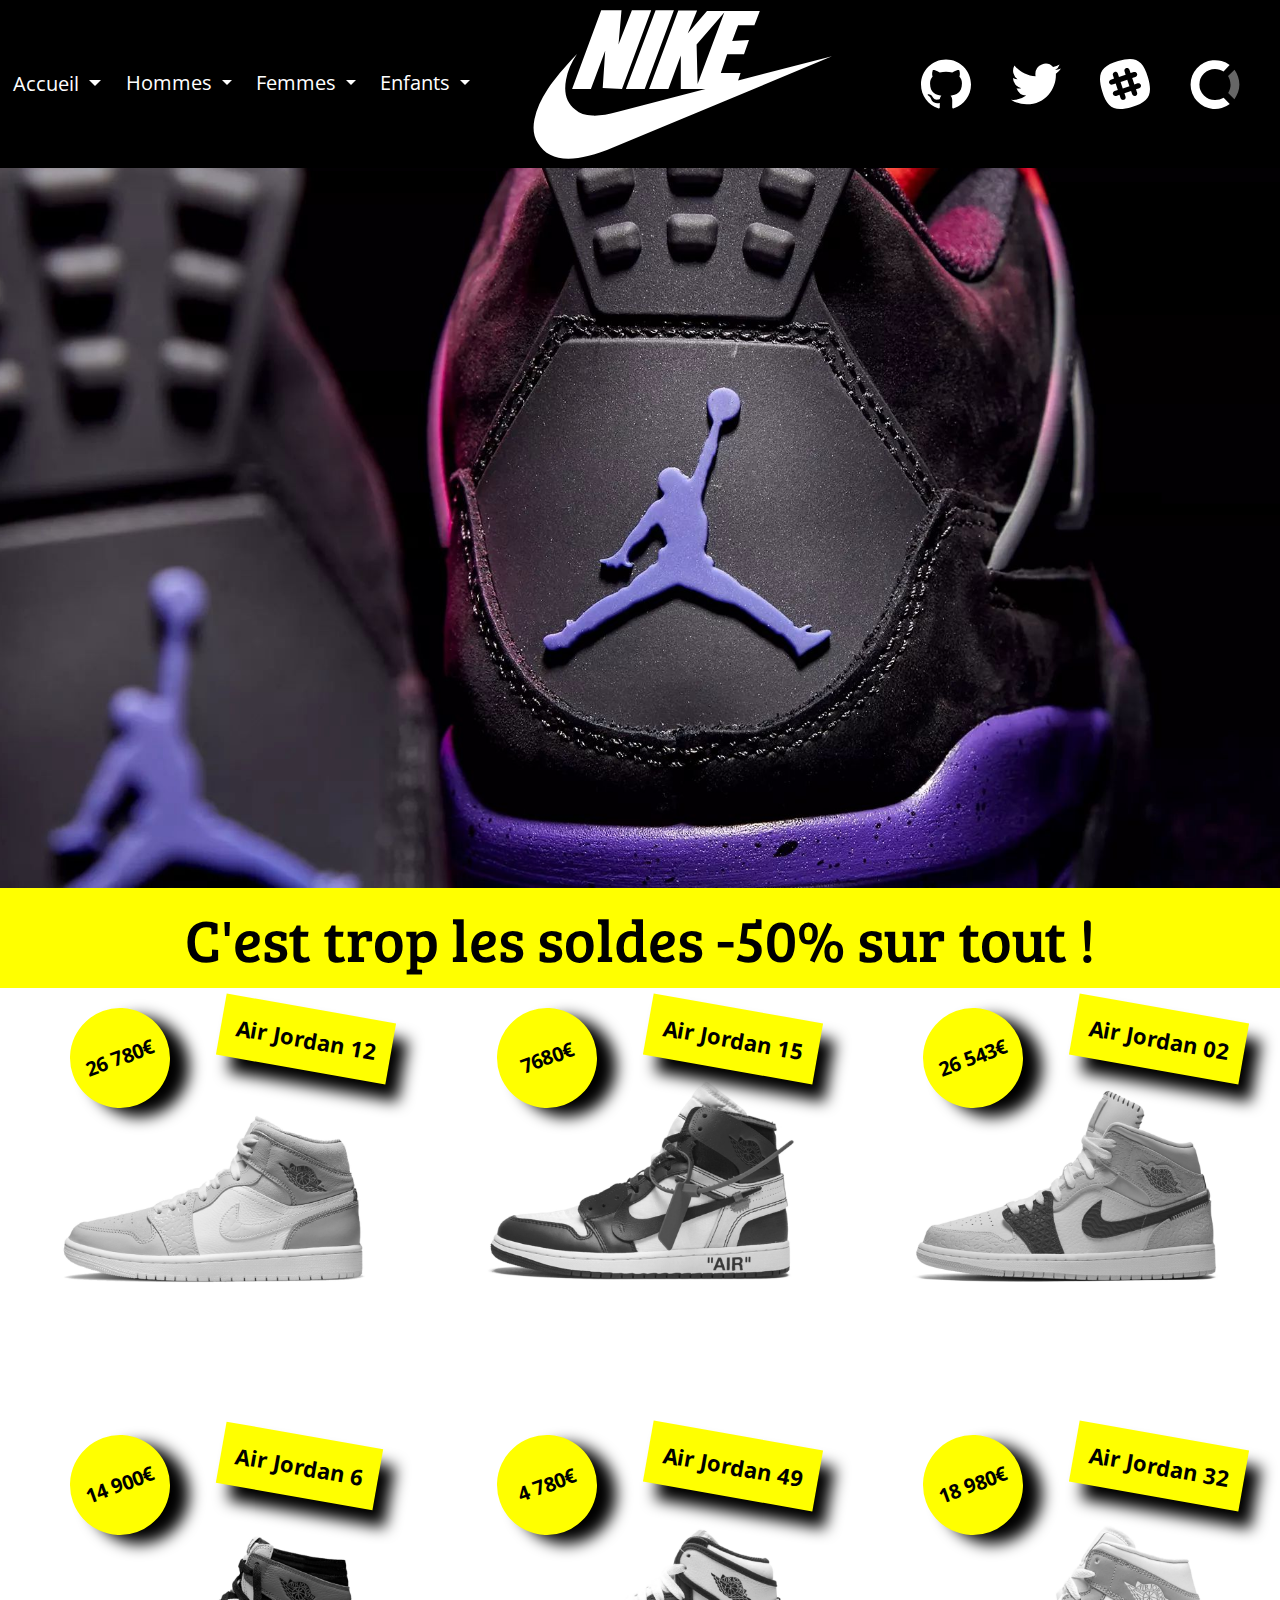
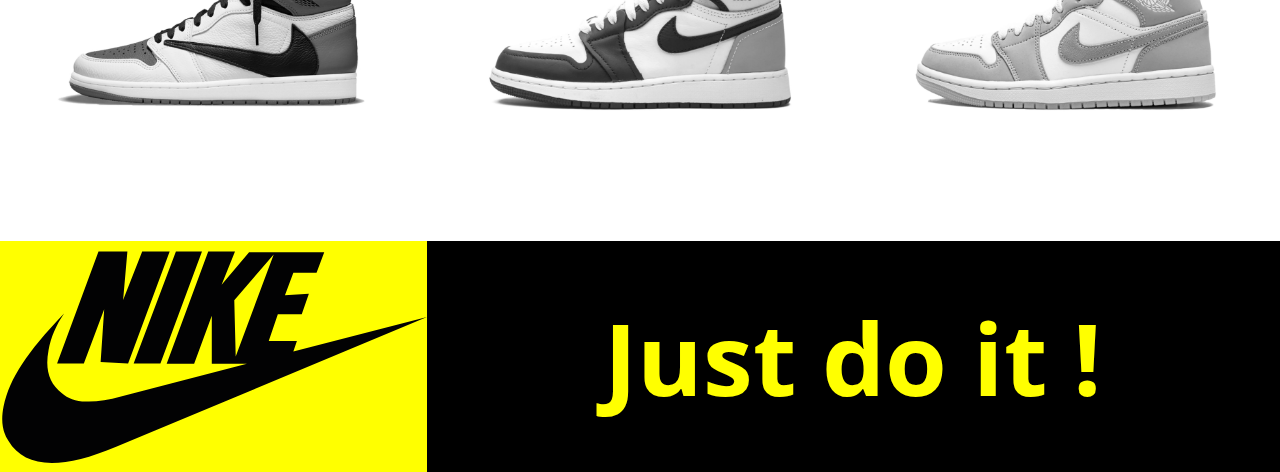
<file: index.html>
<!DOCTYPE html>
<html lang="fr">

<head>
    <meta charset="UTF-8">
    <meta name="viewport" content="width=device-width, initial-scale=1.0">
    <title>Refonte avec Bootstrap</title>
    <!-- Bootstrap CSS -->
    <link href="https://cdn.jsdelivr.net/npm/bootstrap@5.3.0/dist/css/bootstrap.min.css" rel="stylesheet">
    <link href="https://fonts.googleapis.com/css2?family=Open+Sans:wght@400;700&family=Bree+Serif&display=swap"
        rel="stylesheet">
    <link rel="stylesheet" href="style.css">
</head>

<body>
    <header>
        <nav>
            <div class="dropdown">
                <a class="btn  dropdown-toggle" type="button" id="dropdownMenuButton"
                    data-bs-toggle="dropdown" aria-expanded="false">
                    Accueil
                </a>
            </div>
            <div class="dropdown">
                <a class="btn btn-primary dropdown-toggle" type="button" id="dropdownMenuButton"
                    data-bs-toggle="dropdown" aria-expanded="false">
                    Hommes
                </a>
                <ul class="dropdown-menu" aria-labelledby="dropdownMenuButton">
                    <li><a class="dropdown-item" href="#">Vestes</a></li>
                    <li><a class="dropdown-item" href="#">Pantalons</a></li>
                    <li><a class="dropdown-item" href="#">Chaussures</a></li>
                </ul>
            </div>
            <div class="dropdown">
                <a class="btn btn-primary dropdown-toggle" type="button" id="dropdownMenuButton"
                    data-bs-toggle="dropdown" aria-expanded="false">
                    Femmes
                </a>
                <ul class="dropdown-menu" aria-labelledby="dropdownMenuButton">
                    <li><a class="dropdown-item" href="#">Vestes</a></li>
                    <li><a class="dropdown-item" href="#">Pantalons</a></li>
                    <li><a class="dropdown-item" href="#">Chaussures</a></li>
                </ul>
            </div>
            <div class="dropdown">
                <a class="btn btn-primary dropdown-toggle" type="button" id="dropdownMenuButton"
                    data-bs-toggle="dropdown" aria-expanded="false">
                    Enfants
                </a>
                <ul class="dropdown-menu" aria-labelledby="dropdownMenuButton">
                    <li><a class="dropdown-item" href="#">Vestes</a></li>
                    <li><a class="dropdown-item" href="#">Pantalons</a></li>
                    <li><a class="dropdown-item" href="#">Chaussures</a></li>
                </ul>
            </div>
            </ul>
        </nav>
        <div class="boxLogo">
            <svg version="1.1" id="Calque_1" xmlns="http://www.w3.org/2000/svg"
                xmlns:xlink="http://www.w3.org/1999/xlink" x="0px" y="0px" viewBox="0 0 300 162" width="300px"
                height="168px" class="size-logo">
                <path class="svg-logo"
                    d="M90,85.9l29.2-78.6H99.9L86.5,41.4l3-34.1H69.2L40.1,85.9h18.8l14.3-38.1l-2.5,37.1L90,85.9z M112.7,85.9
            l29.2-78.6h-18.3L93.9,85.9H112.7z M165.6,81l-1-39.5l27.7-32.1L165.6,81z M300,53.3l-93.9,24.2l2.5-7.4h-19.8l6.4-18.8H212L217,37
                l-16.8,1l5.9-15.8h16.3l5.4-14.3H175l-19.3,22.7l9.4-23.2h-18.8l-29.2,78.6h19.3l12.4-33.6v33.6h24.7L85,109.1
            c-9.2,2.6-17.5,3.8-24.7,3.5c-7.2-0.3-12.8-2.3-16.8-5.9c-8.9-6.6-12-16.6-9.4-30.1c1.6-8.9,5.3-17.5,10.9-25.7
                C31.8,64.7,22.1,76.4,15.8,85.9C8.9,96.1,4.5,106.2,2.5,116.1S1.7,134,6,140.3c11.5,19.1,36.7,20.4,75.6,4L300,53.3z" />
            </svg>
        </div>
        <div class="boxIcone">
            <svg xmlns="http://www.w3.org/2000/svg" width="50" height="50" class="size-icon" viewBox="0 0 512 499.36"
                role="img">
                <title>
                    GitHub</title>
                <path class="svg-github" fill-rule="evenodd"
                    d="M256 0C114.64 0 0 114.61 0 256c0 113.09 73.34 209 175.08 242.9 12.8 2.35 17.47-5.56 17.47-12.34 0-6.08-.22-22.18-.35-43.54-71.2 15.49-86.2-34.34-86.2-34.34-11.64-29.57-28.42-37.45-28.42-37.45-23.27-15.84 1.73-15.55 1.73-15.55 25.69 1.81 39.21 26.38 39.21 26.38 22.84 39.12 59.92 27.82 74.5 21.27 2.33-16.54 8.94-27.82 16.25-34.22-56.84-6.43-116.6-28.43-116.6-126.49 0-27.95 10-50.8 26.35-68.69-2.63-6.48-11.42-32.5 2.51-67.75 0 0 21.49-6.88 70.4 26.24a242.65 242.65 0 0 1 128.18 0c48.87-33.13 70.33-26.24 70.33-26.24 14 35.25 5.18 61.27 2.55 67.75 16.41 17.9 26.31 40.75 26.31 68.69 0 98.35-59.85 120-116.88 126.32 9.19 7.9 17.38 23.53 17.38 47.41 0 34.22-.31 61.83-.31 70.23 0 6.85 4.61 14.81 17.6 12.31C438.72 464.97 512 369.08 512 256.02 512 114.62 397.37 0 256 0z">
                </path>
            </svg>

            <svg xmlns="http://www.w3.org/2000/svg" width="50" height="50" class="size-icon" viewBox="0 0 512 416.32"
                role="img">
                <title>
                    Twitter</title>
                <path class="svg-twitter"
                    d="M160.83 416.32c193.2 0 298.92-160.22 298.92-298.92 0-4.51 0-9-.2-13.52A214 214 0 0 0 512 49.38a212.93 212.93 0 0 1-60.44 16.6 105.7 105.7 0 0 0 46.3-58.19 209 209 0 0 1-66.79 25.37 105.09 105.09 0 0 0-181.73 71.91 116.12 116.12 0 0 0 2.66 24c-87.28-4.3-164.73-46.3-216.56-109.82A105.48 105.48 0 0 0 68 159.6a106.27 106.27 0 0 1-47.53-13.11v1.43a105.28 105.28 0 0 0 84.21 103.06 105.67 105.67 0 0 1-47.33 1.84 105.06 105.06 0 0 0 98.14 72.94A210.72 210.72 0 0 1 25 370.84a202.17 202.17 0 0 1-25-1.43 298.85 298.85 0 0 0 160.83 46.92">
                </path>
            </svg>
            <svg xmlns="http://www.w3.org/2000/svg" width="50" height="50" class="size-icon" viewBox="0 0 512 512"
                role="img">
                <title>
                    Slack</title>
                <path class="svg-slack" d="M210.787 234.832l68.31-22.883 22.1 65.977-68.309 22.882z">
                </path>
                <path class="svg-slack"
                    d="M490.54 185.6C437.7 9.59 361.6-31.34 185.6 21.46S-31.3 150.4 21.46 326.4 150.4 543.3 326.4 490.54 543.34 361.6 490.54 185.6zM401.7 299.8l-33.15 11.05 11.46 34.38c4.5 13.92-2.87 29.06-16.78 33.56-2.87.82-6.14 1.64-9 1.23a27.32 27.32 0 0 1-24.56-18l-11.46-34.38-68.36 22.92 11.46 34.38c4.5 13.92-2.87 29.06-16.78 33.56-2.87.82-6.14 1.64-9 1.23a27.32 27.32 0 0 1-24.56-18l-11.46-34.43-33.15 11.05c-2.87.82-6.14 1.64-9 1.23a27.32 27.32 0 0 1-24.56-18c-4.5-13.92 2.87-29.06 16.78-33.56l33.12-11.03-22.1-65.9-33.15 11.05c-2.87.82-6.14 1.64-9 1.23a27.32 27.32 0 0 1-24.56-18c-4.48-13.93 2.89-29.07 16.81-33.58l33.15-11.05-11.46-34.38c-4.5-13.92 2.87-29.06 16.78-33.56s29.06 2.87 33.56 16.78l11.46 34.38 68.36-22.92-11.46-34.38c-4.5-13.92 2.87-29.06 16.78-33.56s29.06 2.87 33.56 16.78l11.47 34.42 33.15-11.05c13.92-4.5 29.06 2.87 33.56 16.78s-2.87 29.06-16.78 33.56L329.7 194.6l22.1 65.9 33.15-11.05c13.92-4.5 29.06 2.87 33.56 16.78s-2.88 29.07-16.81 33.57z">
                </path>
            </svg>
            <svg xmlns="http://www.w3.org/2000/svg" width="50" height="50" fill="currentColor" fill-rule="evenodd"
                class="size-icon" viewBox="0 0 40 41" role="img">
                <title>Open Collective</title>
                <path class="svg-open-collective" fill-opacity=".4"
                    d="M32.8 21c0 2.4-.8 4.9-2 6.9l5.1 5.1c2.5-3.4 4.1-7.6 4.1-12 0-4.6-1.6-8.8-4-12.2L30.7 14c1.2 2 2 4.3 2 7z">
                </path>
                <path class="svg-open-collective"
                    d="M20 33.7a12.8 12.8 0 0 1 0-25.6c2.6 0 5 .7 7 2.1L32 5a20 20 0 1 0 .1 31.9l-5-5.2a13 13 0 0 1-7 2z">
                </path>
            </svg>
        </div>
    </header>
    <main>
        <div class="imageWall">
            <img src="images/wall.jpg" alt="wallNike">
        </div>
        <div>
            <section class="barreSolde">
                <h1 class="titreSolde">C'est trop les soldes -50% sur tout !</h1>
            </section>
            <section class="boxChaussure">
                <div class="card bg-dark text-dark">
                    <img src="images/jordan-1.webp" class="card-img" alt="card-img-overlay">
                    <div class="card-img-overlay">
                      <h5 class="card-title">26 780€</h5>
                      <p class="card-text">Air Jordan 12</p>
                    </div>
                  </div>
                  <div class="card bg-dark text-dark">
                    <img src="images/jordan-2.webp" class="card-img" alt="card-img-overlay">
                    <div class="card-img-overlay">
                      <h5 class="card-title">7680€</h5>
                      <p class="card-text">Air Jordan 15</p>
                    </div>
                  </div>
                  <div class="card bg-dark text-dark">
                    <img src="images/jordan-3.webp" class="card-img" alt="card-img-overlay">
                    <div class="card-img-overlay">
                      <h5 class="card-title">26 543€</h5>
                      <p class="card-text">Air Jordan 02</p>
                    </div>
                  </div>
                  <div class="card bg-dark text-dark">
                    <img src="images/jordan-4.webp" class="card-img" alt="card-img-overlay">
                    <div class="card-img-overlay">
                      <h5 class="card-title">14 900€</h5>
                      <p class="card-text">Air Jordan 6</p>
                    </div>
                  </div>
                  <div class="card bg-dark text-dark">
                    <img src="images/jordan-5.webp" class="card-img" alt="card-img-overlay">
                    <div class="card-img-overlay">
                      <h5 class="card-title">4 780€</h5>
                      <p class="card-text">Air Jordan 49</p>
                    </div>
                  </div>
                  <div class="card bg-dark text-dark">
                    <img src="images/jordan-6.webp" class="card-img" alt="card-img-overlay">
                    <div class="card-img-overlay">
                      <h5 class="card-title">18 980€</h5>
                      <p class="card-text">Air Jordan 32</p>
                    </div>
                  </div>
            </section>
        </div>
    </main>
    <footer >
            <div class="row g-0">
              <div class="col-5 col-sm-4">
                <img src="images/logo-nike.svg" class="img-fluid w-100" alt="card-horizontal-image">
              </div>
              <div class="col-7 col-sm-8">  
                  <h5 class="texteFooter">Just do it !</h5>
              </div>
            </div>
    </footer>




</body>


</html>
</file>
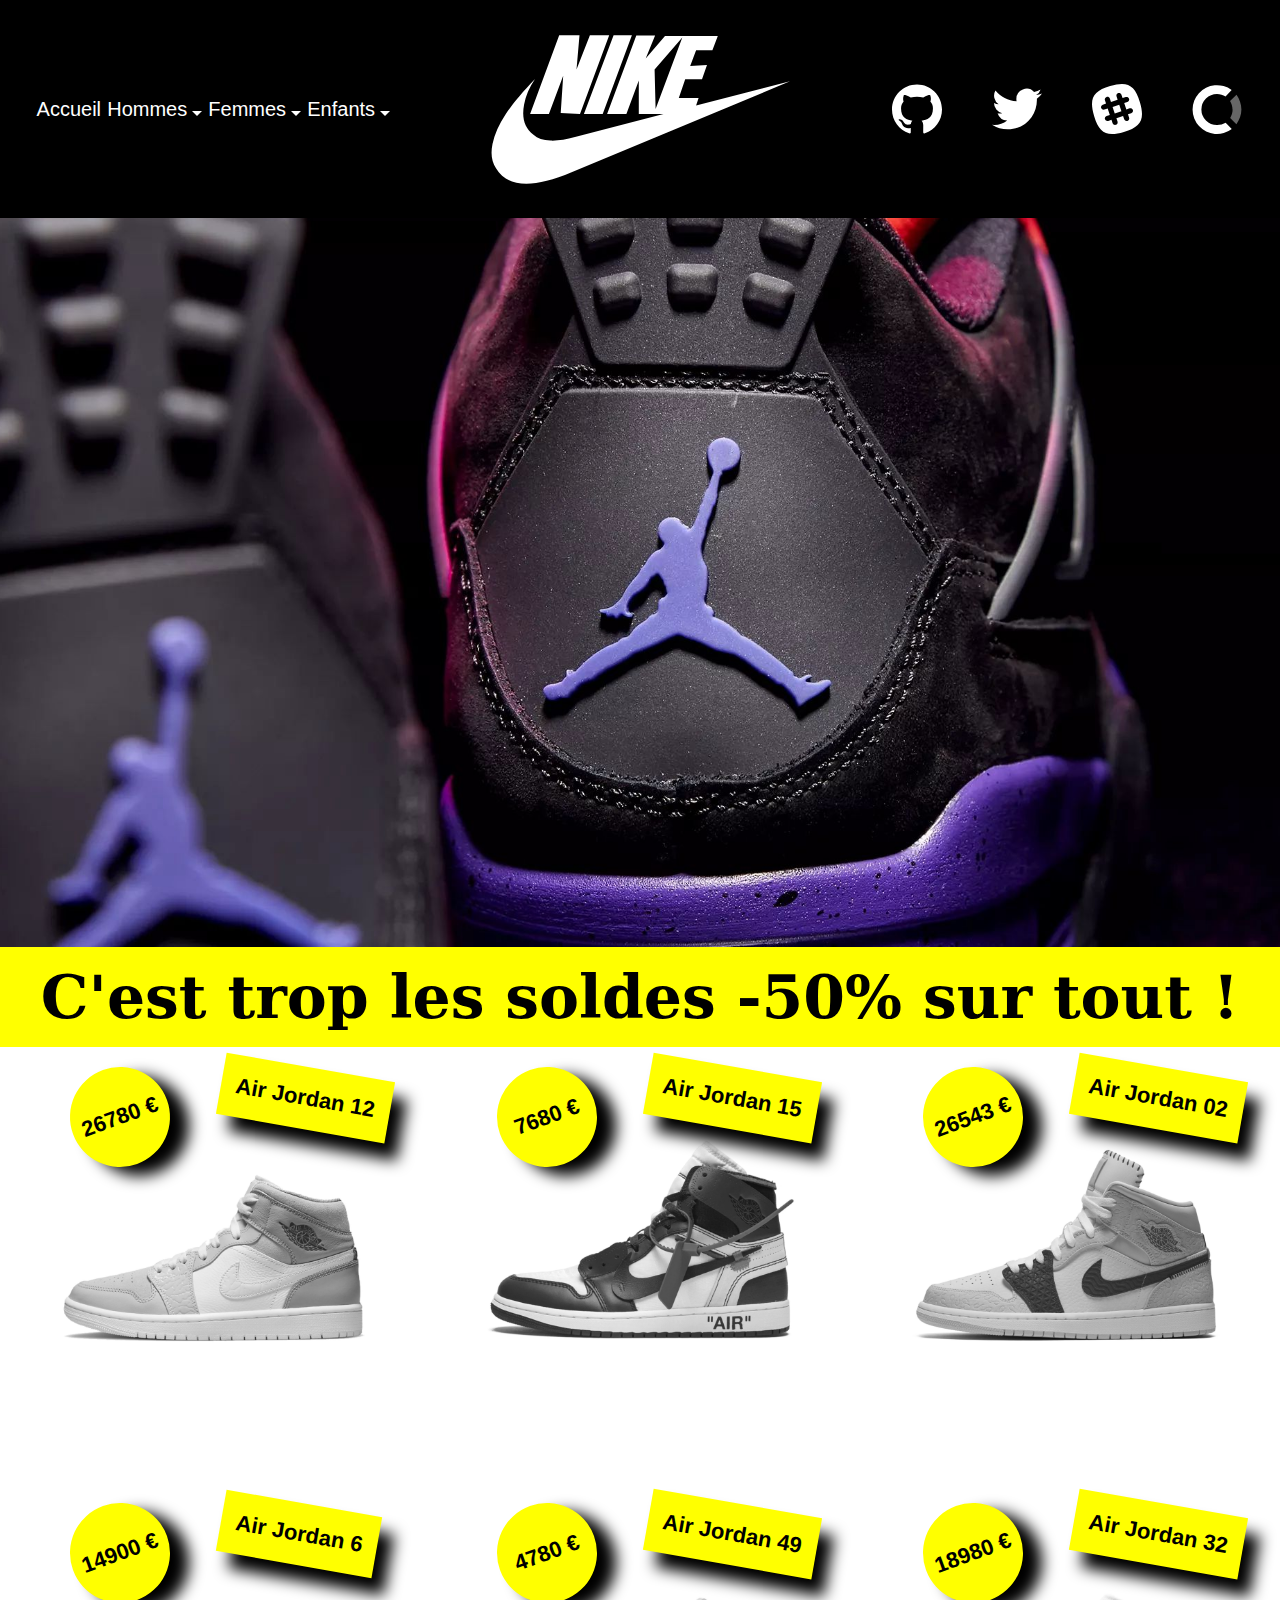
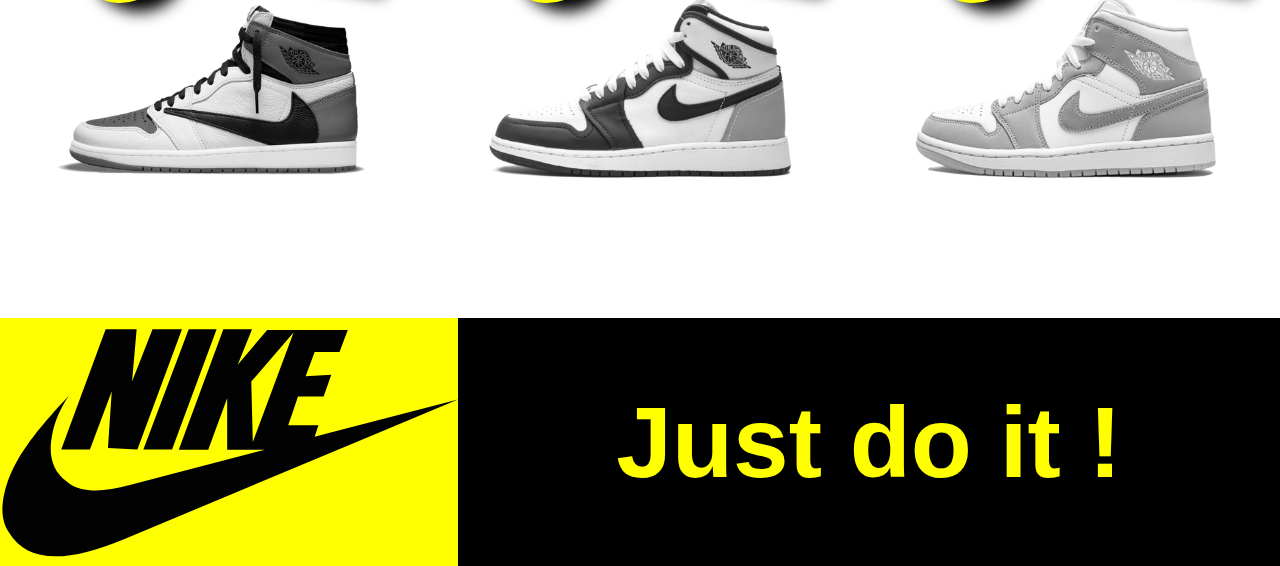
<file: nike-flexbox.html>
<!doctype html>
<html lang="fr" xmlns="http://www.w3.org/1999/html">


<meta http-equiv="content-type" content="text/html;charset=utf-8" />

<head>
    <meta charset="utf-8">
    <meta name="viewport" content="width=device-width, initial-scale=1">
    <title>Nike, just do it !</title>

    <link href="nike.css" rel="stylesheet">
</head>

<body>
    <header>
        <nav>
            <ul>
                <li class="accueil"><a href="#">Accueil</a></li>
                <li><a class="triangle" href="#">Hommes</a>
                    <!-- First Tier Drop Down -->
                    <ul class="ul">
                        <li><a href="#">Vestes</a></li>
                        <li><a href="#">Pantalons</a></li>
                        <li><a href="#">Chaussures</a></li>
                    </ul>
                </li>
                <li><a class="triangle" href="#">Femmes</a>
                    <!-- First Tier Drop Down -->
                    <ul>
                        <li><a href="#">Vestes</a></li>
                        <li><a href="#">Pantalons</a></li>
                        <li><a href="#">Chaussures</a>
                            <!-- Second Tier Drop Down -->
                    </ul>
                </li>
                <li><a class="triangle" href="#">Enfants</a>
                    <ul>
                        <li><a href="#">Vestes</a></li>
                        <li><a href="#">Pantalons</a></li>
                        <li><a href="#">Chaussures</a></li>
                    </ul>
                </li>
            </ul>
        </nav>
        <div class="boxLogo">
            <svg version="1.1" id="Calque_1" xmlns="http://www.w3.org/2000/svg"
                xmlns:xlink="http://www.w3.org/1999/xlink" x="0px" y="0px" viewBox="0 0 300 162" width="300px"
                height="168px" class="size-logo">
                <path class="svg-logo"
                    d="M90,85.9l29.2-78.6H99.9L86.5,41.4l3-34.1H69.2L40.1,85.9h18.8l14.3-38.1l-2.5,37.1L90,85.9z M112.7,85.9
            l29.2-78.6h-18.3L93.9,85.9H112.7z M165.6,81l-1-39.5l27.7-32.1L165.6,81z M300,53.3l-93.9,24.2l2.5-7.4h-19.8l6.4-18.8H212L217,37
                l-16.8,1l5.9-15.8h16.3l5.4-14.3H175l-19.3,22.7l9.4-23.2h-18.8l-29.2,78.6h19.3l12.4-33.6v33.6h24.7L85,109.1
            c-9.2,2.6-17.5,3.8-24.7,3.5c-7.2-0.3-12.8-2.3-16.8-5.9c-8.9-6.6-12-16.6-9.4-30.1c1.6-8.9,5.3-17.5,10.9-25.7
                C31.8,64.7,22.1,76.4,15.8,85.9C8.9,96.1,4.5,106.2,2.5,116.1S1.7,134,6,140.3c11.5,19.1,36.7,20.4,75.6,4L300,53.3z" />
            </svg>
        </div>
        <div class="boxIcone">
            <svg xmlns="http://www.w3.org/2000/svg" width="50" height="50" class="size-icon" viewBox="0 0 512 499.36"
                role="img">
                <title>
                    GitHub</title>
                <path class="svg-github" fill-rule="evenodd"
                    d="M256 0C114.64 0 0 114.61 0 256c0 113.09 73.34 209 175.08 242.9 12.8 2.35 17.47-5.56 17.47-12.34 0-6.08-.22-22.18-.35-43.54-71.2 15.49-86.2-34.34-86.2-34.34-11.64-29.57-28.42-37.45-28.42-37.45-23.27-15.84 1.73-15.55 1.73-15.55 25.69 1.81 39.21 26.38 39.21 26.38 22.84 39.12 59.92 27.82 74.5 21.27 2.33-16.54 8.94-27.82 16.25-34.22-56.84-6.43-116.6-28.43-116.6-126.49 0-27.95 10-50.8 26.35-68.69-2.63-6.48-11.42-32.5 2.51-67.75 0 0 21.49-6.88 70.4 26.24a242.65 242.65 0 0 1 128.18 0c48.87-33.13 70.33-26.24 70.33-26.24 14 35.25 5.18 61.27 2.55 67.75 16.41 17.9 26.31 40.75 26.31 68.69 0 98.35-59.85 120-116.88 126.32 9.19 7.9 17.38 23.53 17.38 47.41 0 34.22-.31 61.83-.31 70.23 0 6.85 4.61 14.81 17.6 12.31C438.72 464.97 512 369.08 512 256.02 512 114.62 397.37 0 256 0z">
                </path>
            </svg>

            <svg xmlns="http://www.w3.org/2000/svg" width="50" height="50" class="size-icon" viewBox="0 0 512 416.32"
                role="img">
                <title>
                    Twitter</title>
                <path class="svg-twitter"
                    d="M160.83 416.32c193.2 0 298.92-160.22 298.92-298.92 0-4.51 0-9-.2-13.52A214 214 0 0 0 512 49.38a212.93 212.93 0 0 1-60.44 16.6 105.7 105.7 0 0 0 46.3-58.19 209 209 0 0 1-66.79 25.37 105.09 105.09 0 0 0-181.73 71.91 116.12 116.12 0 0 0 2.66 24c-87.28-4.3-164.73-46.3-216.56-109.82A105.48 105.48 0 0 0 68 159.6a106.27 106.27 0 0 1-47.53-13.11v1.43a105.28 105.28 0 0 0 84.21 103.06 105.67 105.67 0 0 1-47.33 1.84 105.06 105.06 0 0 0 98.14 72.94A210.72 210.72 0 0 1 25 370.84a202.17 202.17 0 0 1-25-1.43 298.85 298.85 0 0 0 160.83 46.92">
                </path>
            </svg>
            <svg xmlns="http://www.w3.org/2000/svg" width="50" height="50" class="size-icon" viewBox="0 0 512 512"
                role="img">
                <title>
                    Slack</title>
                <path class="svg-slack" d="M210.787 234.832l68.31-22.883 22.1 65.977-68.309 22.882z">
                </path>
                <path class="svg-slack"
                    d="M490.54 185.6C437.7 9.59 361.6-31.34 185.6 21.46S-31.3 150.4 21.46 326.4 150.4 543.3 326.4 490.54 543.34 361.6 490.54 185.6zM401.7 299.8l-33.15 11.05 11.46 34.38c4.5 13.92-2.87 29.06-16.78 33.56-2.87.82-6.14 1.64-9 1.23a27.32 27.32 0 0 1-24.56-18l-11.46-34.38-68.36 22.92 11.46 34.38c4.5 13.92-2.87 29.06-16.78 33.56-2.87.82-6.14 1.64-9 1.23a27.32 27.32 0 0 1-24.56-18l-11.46-34.43-33.15 11.05c-2.87.82-6.14 1.64-9 1.23a27.32 27.32 0 0 1-24.56-18c-4.5-13.92 2.87-29.06 16.78-33.56l33.12-11.03-22.1-65.9-33.15 11.05c-2.87.82-6.14 1.64-9 1.23a27.32 27.32 0 0 1-24.56-18c-4.48-13.93 2.89-29.07 16.81-33.58l33.15-11.05-11.46-34.38c-4.5-13.92 2.87-29.06 16.78-33.56s29.06 2.87 33.56 16.78l11.46 34.38 68.36-22.92-11.46-34.38c-4.5-13.92 2.87-29.06 16.78-33.56s29.06 2.87 33.56 16.78l11.47 34.42 33.15-11.05c13.92-4.5 29.06 2.87 33.56 16.78s-2.87 29.06-16.78 33.56L329.7 194.6l22.1 65.9 33.15-11.05c13.92-4.5 29.06 2.87 33.56 16.78s-2.88 29.07-16.81 33.57z">
                </path>
            </svg>
            <svg xmlns="http://www.w3.org/2000/svg" width="50" height="50" fill="currentColor" fill-rule="evenodd"
                class="size-icon" viewBox="0 0 40 41" role="img">
                <title>Open Collective</title>
                <path class="svg-open-collective" fill-opacity=".4"
                    d="M32.8 21c0 2.4-.8 4.9-2 6.9l5.1 5.1c2.5-3.4 4.1-7.6 4.1-12 0-4.6-1.6-8.8-4-12.2L30.7 14c1.2 2 2 4.3 2 7z">
                </path>
                <path class="svg-open-collective"
                    d="M20 33.7a12.8 12.8 0 0 1 0-25.6c2.6 0 5 .7 7 2.1L32 5a20 20 0 1 0 .1 31.9l-5-5.2a13 13 0 0 1-7 2z">
                </path>
            </svg>
        </div>
    </header>
    <main>
        <div class="imageWall">
            <img src="images/wall.jpg" alt="wallNike">
        </div>
        <div>
            <section class="barreSolde">
                <h1 class="titreSolde">C'est trop les soldes -50% sur tout !</h1>
            </section>
            <section class="boxChaussure">
                <article class="article">
                    <img class="imageArticle chaussure1" src="images/jordan-1.webp" alt="">
                    <div class="prix">
                        <span>26780 €</span>
                    </div>
                    <div class="marque">
                        <span>Air Jordan 12</span>
                    </div>
                </article>
                <article class="article">
                    <img class="imageArticle" src="images/jordan-2.webp" alt="">
                    <div class="prix">
                        <span>7680 €</span>
                    </div>
                    <div class="marque">
                        <span>Air Jordan 15</span>
                    </div>
                </article>
                <article class="article">
                    <img class="imageArticle" src="images/jordan-3.webp" alt="">
                    <div class="prix">
                        <span>26543 €</span>
                    </div>
                    <div class="marque">
                        <span>Air Jordan 02</span>
                    </div>
                </article>
                <article class="article">
                    <img class="imageArticle" src="images/jordan-4.webp" alt="">
                    <div class="prix">
                        <span>14900 €</span>
                    </div>
                    <div class="marque">
                        <span>Air Jordan 6</span>
                    </div>
                </article>
                <article class="article">
                    <img class="imageArticle" src="images/jordan-5.webp" alt="">
                    <div class="prix">
                        <span>4780 €</span>
                    </div>
                    <div class="marque">
                        <span>Air Jordan 49</span>
                    </div>
                </article>
                <article class="article">
                    <img class="imageArticle" src="images/jordan-6.webp" alt="">
                    <div class="prix">
                        <span>18980 €</span>
                    </div>
                    <div class="marque">
                        <span>Air Jordan 32</span>
                    </div>
                </article>
            </section>
        </div>
    </main>
    <footer class="boxFooter">
        <div class="footerLogo">
            <img class="imageLogo" src="images/logo-nike.svg" alt="logoNike">
        </div>
        <div class="boxTexte">
            <h3 class="texteFooter">Just do it !</h3>
        </div>
    </footer>




</body>


</html>
</file>
<file: style.css>
:root {
	--main-color-1: black;
	--main-color-2: yellow;
	--main-color-3: white;
	--main-color-4: gray;

}


.svg-logo,
.svg-github,
.svg-slack,
.svg-twitter,
.svg-open-collective {
	fill: var(--main-color-3);
}



@import url(https://fonts.googleapis.com/css?family=Open+Sans);
@import url(https://fonts.googleapis.com/css?family=Bree+Serif);

body {
	background-color: var(--main-color-3);
	font-size: 22px;
	line-height: 32px;
	color: #ffffff;
	word-wrap: break-word !important;
	font-family: 'Open Sans', sans-serif;
}

h1 {
	text-align: center;
	font-size: 60px;
	font-family: 'Bree Serif', 'serif';
	color: var(--main-color-1);
	background-color: var(--main-color-2);
}

p {
	text-align: center;
}

nav {
	display: flex;
	background-color: var(--main-color-1);

}

.dropdown {
	padding: 0;
	margin: 0;
	list-style: none;
	position: relative;
}

.dropdown {
	display: inline-block;
	background-color: var(--main-color-1);
}

.btn {
	display: block;
	color: #FFF;
	font-size: 20px;
	line-height: 60px;
	text-decoration: none;
    background-color: var(--main-color-1);
}
.btn-primary{
    --bs-btn-border-color: none;
}

.btn:hover {
	background-color: var(--main-color-3);
	color: var(--main-color-1);
	border-radius: 5px;
}

/* Hide Dropdowns by Default */
.dropdown-menu {
	display: none;
	position: absolute;
	top: 60px;
    --bs-dropdown-link-hover-bg: var(--main-color-1);
    --bs-dropdown-link-active-bg: none;
    --bs-dropdown-bg: var(var(--main-color-1));
    border: none;
	/* the height of the main nav */
}

/* Display Dropdowns on Hover */
.dropdown:hover>.dropdown-menu {
	display: inherit;
	z-index: 3;
    
}

/* Fisrt Tier Dropdown */
.dropdown-item li {
	width: 170px;
	float: none;
	display: list-item;
	position: relative;
}


/* Change this in order to change the Dropdown symbol */
.btn-primary:after {
	content: ' ';
	display: inline-block;
	width: 0;
	height: 0;
	border-left: 5px solid transparent;
	border-right: 5px solid transparent;
	border-top: 5px solid var(--main-color-3);
	/* Couleur de la flèche */
	margin-left: 5px;
	/* Un peu d'espace entre le texte et le triangle */
}

li>a:only-child:after {
	content: '';
}

* {
	margin: 0;
	padding: 0;
}

/* header*/



header {
	display: flex;
	flex-direction: row;
	justify-content: space-around;
	align-items: center;
	align-content: center;
	background-color: var(--main-color-1);
	

}

nav {
	display: flex;
	flex-grow: 1;
	width: 100%;
	background-color: var(--main-color-1);
	justify-content: center;
}

.boxLogo {
	display: flex;
	flex-grow:1 ;
	background-color: var(--main-color-1);
	justify-content: center;
	width: 100%;
}

.boxIcone {
	display: flex;
	flex-grow: 1;
	width: 100%;
	justify-content: space-evenly;
	
}
yj

.size-logo {
	padding: 10px;
	color: var(--main-color-3);
}


/*image sidebar*/

.imageWall {
	width: 100%;
	height: auto;
	overflow: hidden;
	

}

.imageWall img {
	width: 100%;
	height: 100%;
	object-fit: cover;
	transform: scale(1.3);
}

/* barre Solde*/

.titreSolde {
	height: 100px;
	text-align: center;
	display: flex;
	justify-content: center;
	align-items: center;
	width: 100%;
    margin: 0;
}


.barreSolde {
	margin: 0;
	bottom: 130px;
	width: 100%;


}

/*Chaussures*/



.boxChaussure {
	display: flex;
	flex-flow: row wrap;
	align-items: center;


}
.bg-dark {
    background-color: var(--main-color-3);
    --bs-bg-opacity: 0;
}
.card {
	width: calc(100%/3);
	aspect-ratio: 1/1;
	position: relative;
    --bs-card-border-color: none;

}

.card-img {
	width: 100%;
	filter: grayscale(100%);
	transition: transform 0.6s ease, filter 0.6s ease;
	overflow: hidden;
	transform: scale(0.8);
    border-radius: 0;

}
.card-img-overlay{
	position: unset;
	padding: 0;
}

.card-img:hover {
	filter: grayscale(0%);
	transform: scale(1);
	overflow: hidden;
}

.card-title {
	position: absolute;
	background-color: var(--main-color-2);
	color: var(--main-color-1);
	font-weight: bold;
	left: 70px;
	top: 20px;
	border-radius: 50%;
	width: 100px;
	height: 100px;
	display: flex;
	align-items: center;
	justify-content: center;
	transform: rotate(-20deg);
	box-shadow: 15px 15px 15px var(--main-color-1);
}

.card-text {
	position: absolute;
	background-color: var(--main-color-2);
	color: var(--main-color-1);
	font-weight: bold;
	left: 220px;
	top: 20px;
	padding: 15px;
	display: flex;
	align-items: center;
	justify-content: center;
	box-shadow: 15px 15px 15px var(--main-color-1);
	transform: rotate(10deg);
}




/*footer*/


.row {
	display: flex;
	align-content: center;
	width: 100%;

}

.col-5{
	flex-grow: 1;

}

.img-fluid {
	display: flex;
	background-color: var(--main-color-2);
	width: 100%;
	height: 100%;


}

.texteFooter {
	text-align: center;
	font-size: 100px;
	font-weight: bold;
	color: var(--main-color-2);
	background-color: var(--main-color-1);
	width: 100%;
	height: 100%;
	align-content: center;
}

.col-7 {
	flex-grow: 2;


}

/*Media QUeries*/

@media(min-width: 768px) and (max-width: 992px) {
	.imageWall {
		display: none;
	}

	header {
		flex-direction: column-reverse;

	}

	nav {
        flex-direction: column;
		flex-wrap: wrap;
        align-items: flex-start;
		
    }

    .dropdown {
		display: flex;
        flex-direction: column;
		width: 100%;
    }
	.accueil{
		background-color: var(--main-color-2);

	}
	.accueil a {
		color: var(--main-color-1);
	}
    .btn {
		position: relative;

        width: 100%;
        text-align: left;
        
    }

    /* Sous-menus */
    .dropdown-menu {
        position: absolute;
		top: 0;
		left: 175px;
        display: none; /* Par défaut, caché */
        width: 100% ;
        padding: 0;
    }

    .dropdown:hover>.dropdown-menu{
        display: block; /* Affichage au survol */
    }

    .btn {
        padding-left: 40px; /* Indentation pour les sous-menus */
        background: #222;
    }

	.btn:hover {
			background-color: var(--main-color-2);
			z-index: 4;
			
			
	}
	
	.boxLogo {
		background-color: var(--main-color-1);
		color: var(--main-color-2);
		
	}

	.svg-logo {
		fill: var(--main-color-2);
		
	}

	.boxIcone {
		background-color: var(--main-color-2);
		fill: var(--main-color-1);
		width: 100%;
		justify-content: space-evenly;
	}

	.svg-github,
	.svg-slack,
	.svg-twitter,
	.svg-open-collective {
		fill: var(--main-color-1);
	}
	.titreSolde{
		font-size: 30px;
	}
	.row{
		flex-direction: column;
	}
	.col-5{
		height: 250px;
		width: 100%;	
	}
	main{
		position: relative;
	}
	.col-7{
		width: 100%;
		

	}
	.card{
		width: calc(100%/2);
		aspect-ratio: 1/1;

	}

	.card-title {
		transform: scale(0.8);
		transform: rotate(15deg);
	}

	.card-text {
		transform: scale(0.8);
		transform: rotate(-20deg);

	}

}

@media(max-width:768px) {
	.imageWall {
		display: none;
	}

	header {
		flex-direction: column-reverse;

	}

	.boxLogo {
		background-color: var(--main-color-1);
		color: var(--main-color-2);
	}

	.svg-logo {
		fill: var(--main-color-2);
	}

	.boxIcone {
		background-color: var(--main-color-2);
		fill: var(--main-color-1);
	}

	.svg-github,
	.svg-slack,
	.svg-twitter,
	.svg-open-collective {
		fill: var(--main-color-1);
	}

	.row {
		flex-direction: column;
	}

	.card {
		width: calc(100%);
		aspect-ratio: 1/1;
	}

	.card-title {
		transform: scale(1.5);

	}

	.card-text {
		transform: scale(1.5);


	}
	nav {
        flex-direction: column;
		flex-wrap: wrap;
        align-items: flex-start;
		
    }

    .dropdown{
		display: flex;
        flex-direction: column;
		width: 100%;
    }
	.dropdown-toggle{
		background-color: var(--main-color-2);

	}
	.btn {
		color: var(--main-color-1);
		text-align: left;
	}
    .dropdown-item {
		position: relative;
    }

    /* Sous-menus */
    .dropdown-menu {
        position: absolute;
		top: 0;
		left: 175px;
        display: none; /* Par défaut, caché */
        width: 100% ;
        padding: 0;
    }

    .btn:hover ul {
        display: block; /* Affichage au survol */
    }

    .dropdown-item {
        padding-left: 40px; /* Indentation pour les sous-menus */
        background: #222;
    }

	.btn:hover {
			background-color: var(--main-color-2);
			z-index: 4;
			
			
	}

	.titreSolde{
	font-size: 30px;
}
	.card{
		position: relative;
	}
	.card-title {
	transform: scale(0.8);
	transform: rotate(15deg);
	position: absolute;
	top: 50px;
	left: 300px;
}

	.card-text {
	transform: scale(0.8);
	transform: rotate(-20deg);
	top: 50px;
	left: 150px;
}
	.row {
	flex-direction: column;
}
	.col-5{
	height: 250px;	
}


.col-7{
	height: 90px;
}
}
</file>
<file: nike.css>
:root {
	--main-color-1: black;
	--main-color-2: yellow;
	--main-color-3: white;
	--main-color-4: gray;

}


.svg-logo,
.svg-github,
.svg-slack,
.svg-twitter,
.svg-open-collective {
	fill: var(--main-color-3);
}

@import url(https://fonts.googleapis.com/css?family=Open+Sans);
@import url(https://fonts.googleapis.com/css?family=Bree+Serif);

body {
	background-color: var(--main-color-3);
	font-size: 22px;
	line-height: 32px;
	color: #ffffff;
	word-wrap: break-word !important;
	font-family: 'Open Sans', sans-serif;
}

a {
	color: #FFF;
}

h1 {
	text-align: center;
	font-size: 60px;
	font-family: 'Bree Serif', 'serif';
	color: var(--main-color-1);
	background-color: var(--main-color-2);
}

p {
	text-align: center;
}

nav {
	display: flex;
	background-color: var(--main-color-1);

}

nav ul {
	padding: 0;
	margin: 0;
	list-style: none;
	position: relative;
}

nav ul li {
	display: inline-block;
	background-color: var(--main-color-1);
}

nav a {
	display: block;
	color: #FFF;
	font-size: 20px;
	line-height: 60px;
	text-decoration: none;
}

nav a:hover {
	background-color: var(--main-color-3);
	color: var(--main-color-1);
	border-radius: 5px;
}

/* Hide Dropdowns by Default */
nav ul ul {
	display: none;
	position: absolute;
	top: 60px;
	/* the height of the main nav */
}

/* Display Dropdowns on Hover */
nav ul li:hover>ul {
	display: inherit;
	z-index: 3;
}

/* Fisrt Tier Dropdown */
nav ul ul li {
	width: 170px;
	float: none;
	display: list-item;
	position: relative;
}




/* Change this in order to change the Dropdown symbol */
.triangle:after {
	content: ' ';
	display: inline-block;
	width: 0;
	height: 0;
	border-left: 5px solid transparent;
	border-right: 5px solid transparent;
	border-top: 5px solid var(--main-color-3);
	/* Couleur de la flèche */
	margin-left: 5px;
	/* Un peu d'espace entre le texte et le triangle */
}

li>a:only-child:after {
	content: '';
}

* {
	margin: 0;
	padding: 0;
}

/* header*/



header {
	display: flex;
	flex-direction: row;
	justify-content: space-around;
	align-items: center;
	align-content: center;
	background-color: var(--main-color-1);
	

}

nav {
	display: flex;
	flex-grow: 1;
	width: 100%;
	background-color: var(--main-color-1);
	justify-content: center;
}

.boxLogo {
	display: flex;
	flex-grow: 1;
	background-color: var(--main-color-1);
	justify-content: center;
	width: 100%;
}

.boxIcone {
	display: flex;
	flex-grow: 1;
	width: 100%;
	justify-content: center;
}

.size-icon,
.size-logo {
	padding: 25px;
	color: var(--main-color-3);
}

/*image sidebar*/

.imageWall {
	width: 100%;
	height: auto;
	overflow: hidden;
	

}

.imageWall img {
	width: 100%;
	height: 100%;
	object-fit: cover;
	transform: scale(1.3);
}

/* barre Solde*/

.titreSolde {
	height: 100px;
	text-align: center;
	display: flex;
	justify-content: center;
	align-items: center;
	width: 100%;
}


.barreSolde {
	
	bottom: 130px;
	width: 100%;


}

/*Chaussures*/



.boxChaussure {
	display: flex;
	flex-flow: row wrap;
	align-items: center;


}

.article {
	width: calc(100%/3);
	aspect-ratio: 1/1;
	position: relative;

}

.imageArticle {
	width: 100%;
	filter: grayscale(100%);
	transition: transform 0.6s ease, filter 0.6s ease;
	overflow: hidden;
	transform: scale(0.8);

}

.imageArticle:hover {
	filter: grayscale(0%);
	transform: scale(1);
	overflow: hidden;
}

.prix {
	position: absolute;
	background-color: var(--main-color-2);
	color: var(--main-color-1);
	font-weight: bold;
	left: 70px;
	top: 20px;
	border-radius: 50%;
	width: 100px;
	height: 100px;
	display: flex;
	align-items: center;
	justify-content: center;
	transform: rotate(-20deg);
	box-shadow: 15px 15px 15px var(--main-color-1);
}

.marque {
	position: absolute;
	background-color: var(--main-color-2);
	color: var(--main-color-1);
	font-weight: bold;
	left: 220px;
	top: 20px;
	padding: 15px;
	display: flex;
	align-items: center;
	justify-content: center;
	box-shadow: 15px 15px 15px var(--main-color-1);
	transform: rotate(10deg);
}



/*footer*/


.boxFooter {
	display: flex;
	align-content: center;
	width: 100%;

}

.footerLogo {
	flex-grow: 1;

}

.imageLogo {
	display: flex;
	background-color: var(--main-color-2);
	width: 100%;
	height: 100%;


}

.texteFooter {
	text-align: center;
	font-size: 100px;
	font-weight: bold;
	color: var(--main-color-2);
	background-color: var(--main-color-1);
	width: 100%;
	height: 100%;
	align-content: center;
}

.boxTexte {
	flex-grow: 2;


}

/*Media QUeries*/

@media(min-width: 768px) and (max-width: 992px) {
	.imageWall {
		display: none;
	}

	header {
		flex-direction: column-reverse;

	}

	nav {
        flex-direction: column;
		flex-wrap: wrap;
        align-items: flex-start;
		
    }

    nav ul {
		display: flex;
        flex-direction: column;
		width: 100%;
    }
	.accueil{
		background-color: var(--main-color-2);

	}
	.accueil a {
		color: var(--main-color-1);
	}
    nav ul li {
		position: relative;
    }

    nav ul li a {
        width: 100%;
        text-align: left;
        
    }

    /* Sous-menus */
    nav ul li ul {
        position: absolute;
		top: 0;
		left: 175px;
        display: none; /* Par défaut, caché */
        width: 100% ;
        padding: 0;
    }

    nav ul li:hover ul {
        display: block; /* Affichage au survol */
    }

    nav ul li ul li a {
        padding-left: 40px; /* Indentation pour les sous-menus */
        background: #222;
    }

	nav a:hover {
			background-color: var(--main-color-2);
			z-index: 4;
			
			
	}
	
	.boxLogo {
		background-color: var(--main-color-1);
		color: var(--main-color-2);
		
	}

	.svg-logo {
		fill: var(--main-color-2);
		
	}

	.boxIcone {
		background-color: var(--main-color-2);
		fill: var(--main-color-1);
		width: 100%;
		justify-content: space-evenly;
	}

	.svg-github,
	.svg-slack,
	.svg-twitter,
	.svg-open-collective {
		fill: var(--main-color-1);
	}
	.titreSolde{
		font-size: 30px;
	}
	.boxFooter {
		flex-direction: column;
	}
	.footerLogo{
		height: 250px;	
	}
	main{
		position: relative;
	}
	.boxTexte{
		height: 90px;

	}
	.article {
		width: calc(100%/2);
		aspect-ratio: 1/1;

	}

	.marque {
		transform: scale(0.8);
		transform: rotate(15deg);
	}

	.prix {
		transform: scale(0.8);
		transform: rotate(-20deg);

	}

}

@media(max-width:768px) {
	.imageWall {
		display: none;
	}

	header {
		flex-direction: column-reverse;

	}

	.boxLogo {
		background-color: var(--main-color-1);
		color: var(--main-color-2);
	}

	.svg-logo {
		fill: var(--main-color-2);
	}

	.boxIcone {
		background-color: var(--main-color-2);
		fill: var(--main-color-1);
	}

	.svg-github,
	.svg-slack,
	.svg-twitter,
	.svg-open-collective {
		fill: var(--main-color-1);
	}

	.boxFooter {
		flex-direction: column;
	}

	.article {
		width: calc(100%);
		aspect-ratio: 1/1;
	}

	.marque {
		transform: scale(1.5);

	}

	.prix {
		transform: scale(1.5);


	}
	nav {
        flex-direction: column;
		flex-wrap: wrap;
        align-items: flex-start;
		
    }

    nav ul {
		display: flex;
        flex-direction: column;
		width: 100%;
    }
	.accueil{
		background-color: var(--main-color-2);

	}
	.accueil a {
		color: var(--main-color-1);
	}
    nav ul li {
		position: relative;
    }

    nav ul li a {
        width: 100%;
        text-align: left;
        
    }

    /* Sous-menus */
    nav ul li ul {
        position: absolute;
		top: 0;
		left: 175px;
        display: none; /* Par défaut, caché */
        width: 100% ;
        padding: 0;
    }

    nav ul li:hover ul {
        display: block; /* Affichage au survol */
    }

    nav ul li ul li a {
        padding-left: 40px; /* Indentation pour les sous-menus */
        background: #222;
    }

	nav a:hover {
			background-color: var(--main-color-2);
			z-index: 4;
			
			
	}

	.titreSolde{
	font-size: 30px;
}
	.article{
		position: relative;
	}
	.marque {
	transform: scale(0.8);
	transform: rotate(15deg);
	position: absolute;
	top: 50px;
	left: 300px;
}

	.prix {
	transform: scale(0.8);
	transform: rotate(-20deg);
	top: 50px;
	left: 150px;
}
	.boxFooter {
	flex-direction: column;
}
	.footerLogo{
	height: 250px;	
}


.boxTexte{
	height: 90px;
}
}
</file>
